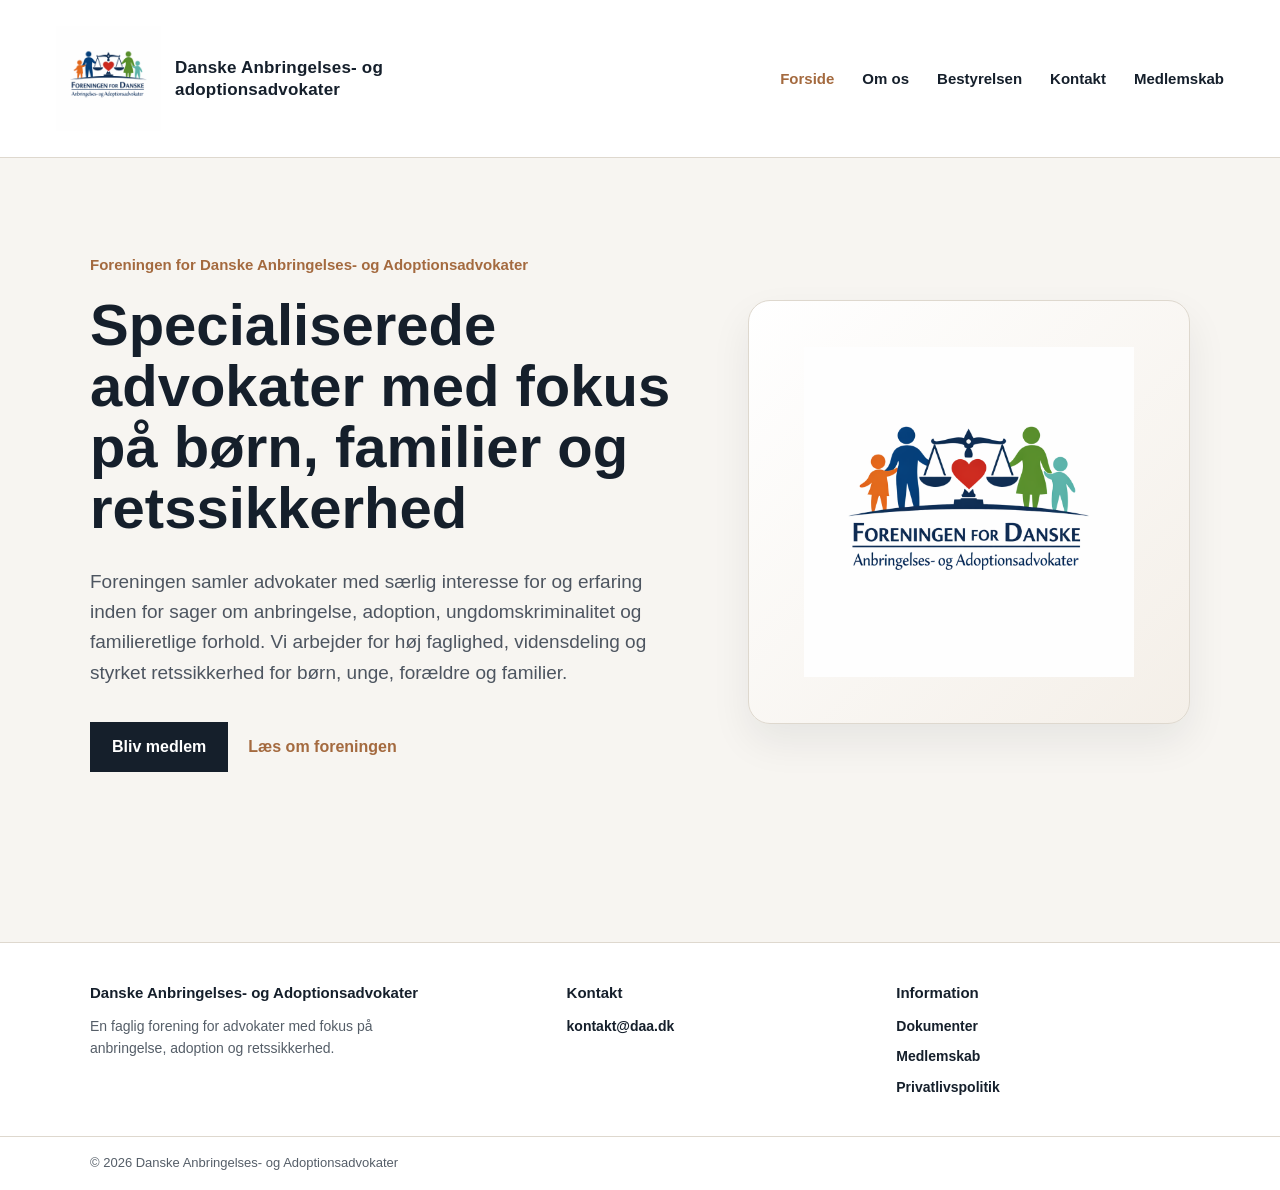
<file: index.html>
<!DOCTYPE html>
<html lang="da">
<head>
  <meta charset="UTF-8">
  <title>Danske Anbringelses- og adoptionsadvokater</title>
  <meta name="viewport" content="width=device-width, initial-scale=1.0">
  <link rel="stylesheet" href="CSS/style.css">
</head>

<body>

<header class="header">
  <div class="logo-section">
    <img class="logo" src="Images/logo.png" alt="DAA logo">
    <span class="site-title">Danske Anbringelses- og adoptionsadvokater</span>
  </div>

 <nav class="navigation">
    <a href="index.html" class="active">Forside</a>
    <a href="info.html">Om os</a>
    <a href="bestyrelsen.html">Bestyrelsen</a>
    <a href="kontakt.html" >Kontakt</a>
    <a href="medlemskab.html" >Medlemskab</a>
  </nav>
</header>

<main>

<section class="hero hero-split">
  <div class="hero-content">
    <p class="eyebrow">Foreningen for Danske Anbringelses- og Adoptionsadvokater</p>

    <h1>Specialiserede advokater med fokus på børn, familier og retssikkerhed</h1>

    <p class="hero-text">
      Foreningen samler advokater med særlig interesse for og erfaring inden for sager om
      anbringelse, adoption, ungdomskriminalitet og familieretlige forhold. Vi arbejder for
      høj faglighed, vidensdeling og styrket retssikkerhed for børn, unge, forældre og familier.
    </p>

    <div class="hero-actions">
      <a class="primary-button" href="medlemskab.html">Bliv medlem</a>
      <a class="secondary-link" href="info.html">Læs om foreningen</a>
    </div>
  </div>

  <div class="hero-logo-card">
    <img src="Images/logo.png" alt="Danske Anbringelses- og Adoptionsadvokater logo">
  </div>
</section>

</main>

<footer class="site-footer">
  <div class="footer-inner footer-grid">

    <div class="footer-column">
      <h3>Danske Anbringelses- og Adoptionsadvokater</h3>
      <p>
        En faglig forening for advokater med fokus på anbringelse,
        adoption og retssikkerhed.
      </p>
    </div>

    <div class="footer-column">
      <h3>Kontakt</h3>
      <p>
        <a href="mailto:kontakt@daa.dk">kontakt@daa.dk</a>
      </p>
    </div>

    <div class="footer-column">
      <h3>Information</h3>
      <nav class="footer-nav" aria-label="Information">
        <a href="dokumenter.html">Dokumenter</a>
        <a href="medlemskab.html">Medlemskab</a>
        <a href="privatlivspolitik.html">Privatlivspolitik</a>
      </nav>
    </div>

  </div>

  <div class="footer-bottom">
    <p>&copy; 2026 Danske Anbringelses- og Adoptionsadvokater</p>
  </div>
</footer>
</body>
</html>
</file>
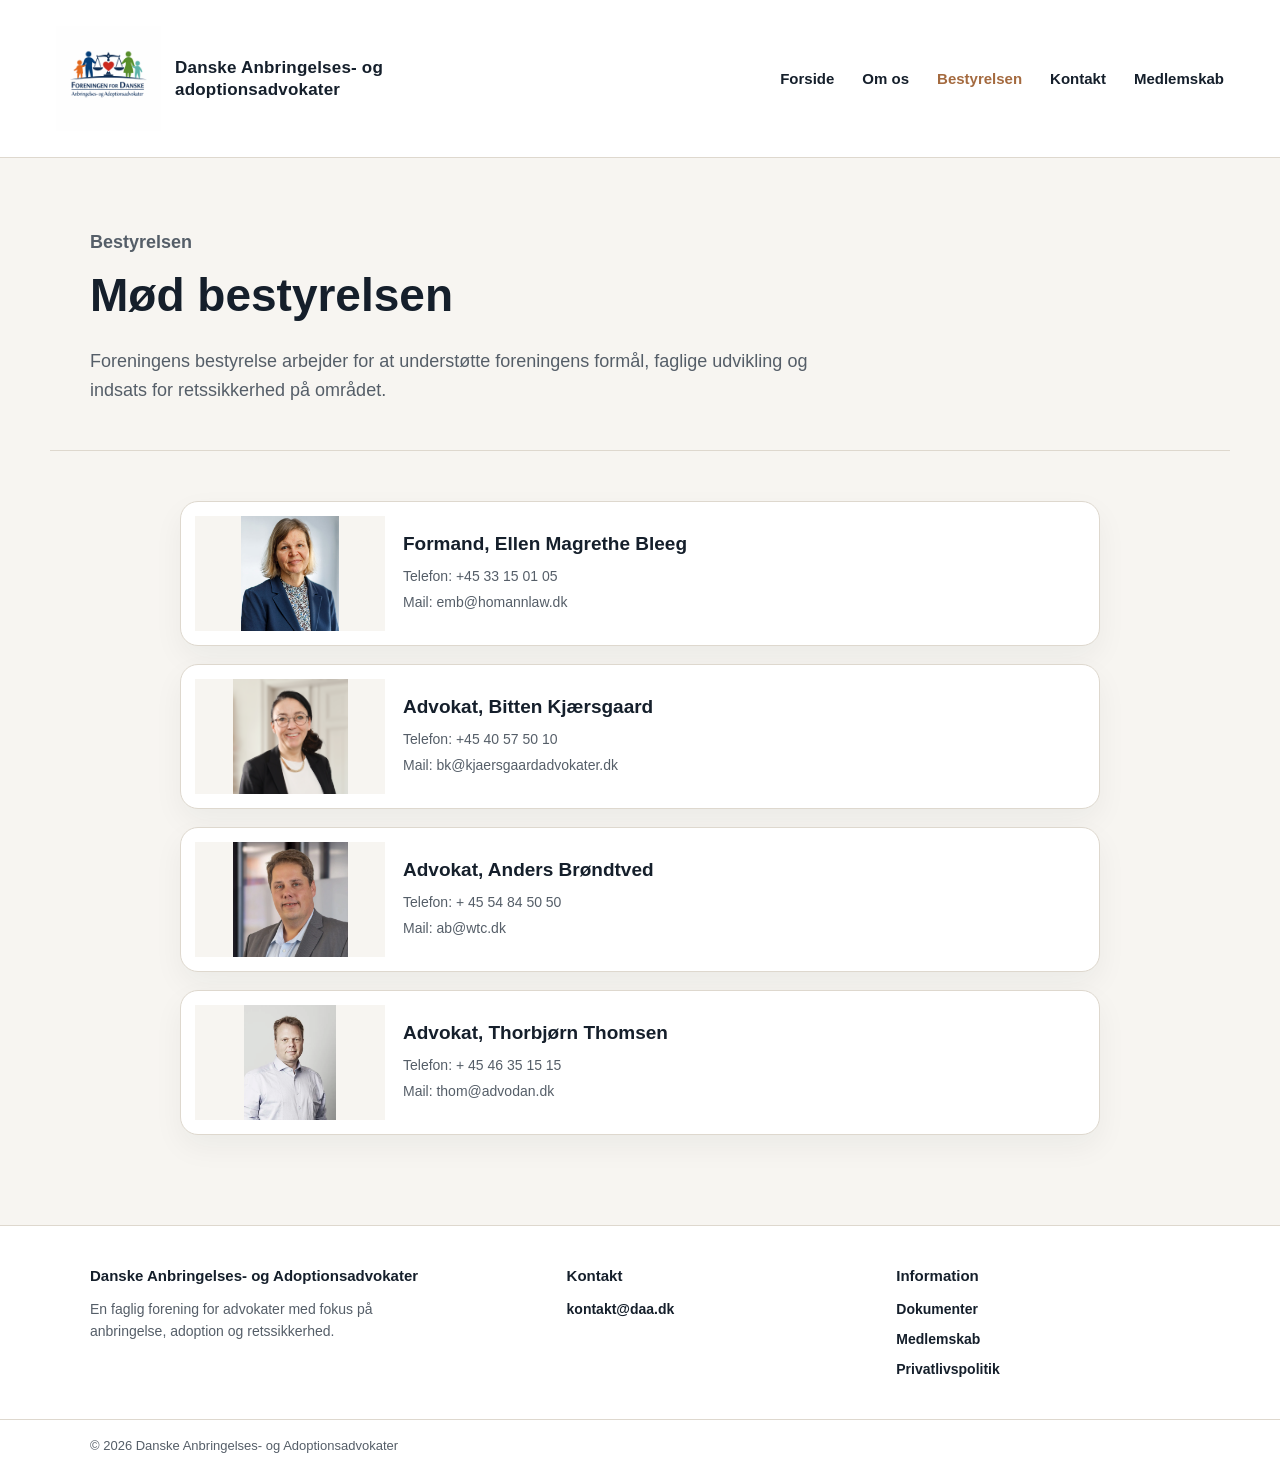
<file: bestyrelsen.html>
<!DOCTYPE html>
<html lang="da">
<head>
  <meta charset="UTF-8">
  <meta name="viewport" content="width=device-width, initial-scale=1.0">
  <title>Bestyrelsen | DAA</title>
  <link rel="stylesheet" href="CSS/style.css">
</head>

<body>

<header class="header">
  <div class="logo-section">
    <img class="logo" src="Images/logo.png" alt="DAA logo">
    <span class="site-title">Danske Anbringelses- og adoptionsadvokater</span>
  </div>
  
  <nav class="navigation">
    <a href="index.html">Forside</a>
    <a href="info.html">Om os</a>
    <a href="bestyrelsen.html" class="active">Bestyrelsen</a>
    <a href="kontakt.html">Kontakt</a>
    <a href="medlemskab.html">Medlemskab</a>
  </nav>
</header>

<main>
  <section class="page-hero">
    <p class="eyebrow">Bestyrelsen</p>
    <h1>Mød bestyrelsen</h1>
    <p class="hero-text">
      Foreningens bestyrelse arbejder for at understøtte foreningens formål,
      faglige udvikling og indsats for retssikkerhed på området.
    </p>
  </section>

   <section class="bestyrelse">
    <article class="medlem">
      <img src="Images/Ellen.jpg" alt="Ellen Magrethe Bleeg">
      <div>
   <h3>Formand, Ellen Magrethe Bleeg</h3>
   <p> Telefon: +45 33 15 01 05 </p>
   <p> Mail: emb@homannlaw.dk </p>
      </div>
    </article>

 <article class="medlem">
      <img src="Images/Bitten.jpg" alt="Bitten Kjærsgaard">
      <div>
   <h3>Advokat, Bitten Kjærsgaard</h3>
   <p> Telefon: +45 40 57 50 10 </p>
   <p> Mail: bk@kjaersgaardadvokater.dk </p>
      </div>
    </article>
    
    <article class="medlem">
      <img src="Images/Anders.jpg" alt="Anders Brøndtved">
      <div>
       <h3>Advokat, Anders Brøndtved</h3>
       <p> Telefon: + 45 54 84 50 50 </p>
       <p> Mail: ab@wtc.dk </p>
      </div>
    </article>


    <article class="medlem">
      <img src="Images/Thorb.jpg" alt="Thorbjørn Thomsen">
      <div>
     <h3>Advokat, Thorbjørn Thomsen</h3>
     <p> Telefon: + 45 46 35 15 15 </p>
     <p> Mail: thom@advodan.dk </p>
      </div>
    </article>
  </section>
</main>

<footer class="site-footer">
  <div class="footer-inner footer-grid">

    <div class="footer-column">
      <h3>Danske Anbringelses- og Adoptionsadvokater</h3>
      <p>
        En faglig forening for advokater med fokus på anbringelse,
        adoption og retssikkerhed.
      </p>
    </div>

    <div class="footer-column">
      <h3>Kontakt</h3>
      <p>
        <a href="mailto:kontakt@daa.dk">kontakt@daa.dk</a>
      </p>
    </div>

    <div class="footer-column">
      <h3>Information</h3>
      <nav class="footer-nav" aria-label="Information">
        <a href="dokumenter.html">Dokumenter</a>
        <a href="medlemskab.html">Medlemskab</a>
        <a href="privatlivspolitik.html">Privatlivspolitik</a>
      </nav>
    </div>

  </div>

  <div class="footer-bottom">
    <p>&copy; 2026 Danske Anbringelses- og Adoptionsadvokater</p>
  </div>
</footer>

</body>
</html>
</file>
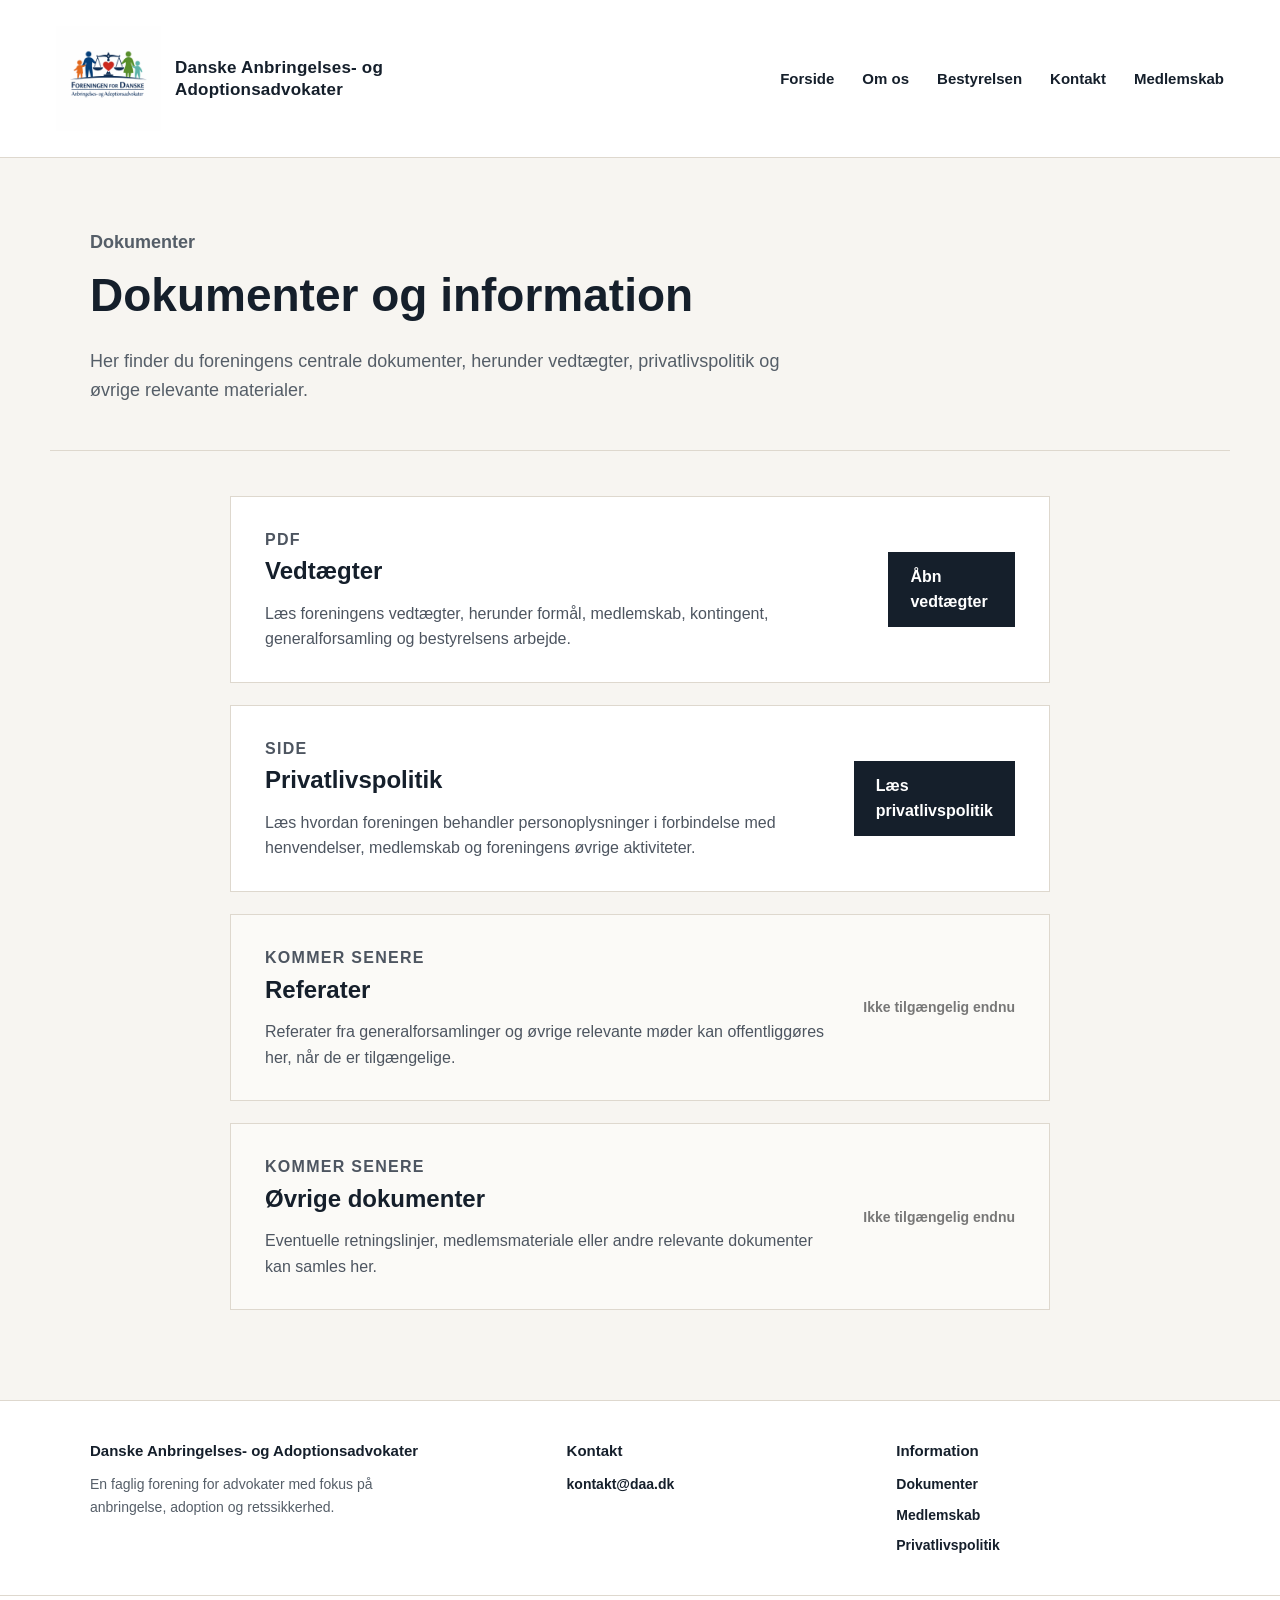
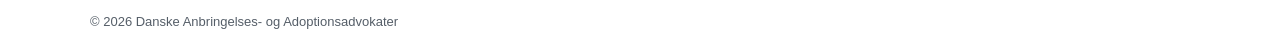
<file: dokumenter.html>
<!DOCTYPE html>
<html lang="da">
<head>
  <meta charset="UTF-8">
  <meta name="viewport" content="width=device-width, initial-scale=1.0">
  <title>Dokumenter | DAA</title>
  <link rel="stylesheet" href="CSS/style.css">
</head>

<body>

<header class="header">
  <div class="logo-section">
    <img class="logo" src="Images/logo.png" alt="DAA logo">
    <span class="site-title">Danske Anbringelses- og Adoptionsadvokater</span>
  </div>

  <nav class="navigation">
    <a href="index.html">Forside</a>
    <a href="info.html">Om os</a>
    <a href="bestyrelsen.html">Bestyrelsen</a>
    <a href="kontakt.html">Kontakt</a>
    <a href="medlemskab.html">Medlemskab</a>
  </nav>
</header>

<main>
  <section class="page-hero">
    <p class="eyebrow">Dokumenter</p>
    <h1>Dokumenter og information</h1>
    <p class="hero-text">
      Her finder du foreningens centrale dokumenter, herunder vedtægter,
      privatlivspolitik og øvrige relevante materialer.
    </p>
  </section>

  <section class="content-section documents-section">

    <article class="document-card">
      <div>
        <p class="document-label">PDF</p>
        <h2>Vedtægter</h2>
        <p>
          Læs foreningens vedtægter, herunder formål, medlemskab,
          kontingent, generalforsamling og bestyrelsens arbejde.
        </p>
      </div>

      <a class="primary-button" href="pdf/vedtægter.pdf" target="_blank">
        Åbn vedtægter
      </a>
    </article>

    <article class="document-card">
      <div>
        <p class="document-label">Side</p>
        <h2>Privatlivspolitik</h2>
        <p>
          Læs hvordan foreningen behandler personoplysninger i forbindelse
          med henvendelser, medlemskab og foreningens øvrige aktiviteter.
        </p>
      </div>

    <a class="primary-button" href="privatlivspolitik.html">
  Læs privatlivspolitik
</a>
    </article>

    <article class="document-card muted-document">
      <div>
        <p class="document-label">Kommer senere</p>
        <h2>Referater</h2>
        <p>
          Referater fra generalforsamlinger og øvrige relevante møder kan
          offentliggøres her, når de er tilgængelige.
        </p>
      </div>

      <span class="document-status">Ikke tilgængelig endnu</span>
    </article>

    <article class="document-card muted-document">
      <div>
        <p class="document-label">Kommer senere</p>
        <h2>Øvrige dokumenter</h2>
        <p>
          Eventuelle retningslinjer, medlemsmateriale eller andre relevante
          dokumenter kan samles her.
        </p>
      </div>

      <span class="document-status">Ikke tilgængelig endnu</span>
    </article>

  </section>
</main>

<footer class="site-footer">
  <div class="footer-inner footer-grid">

    <div class="footer-column">
      <h3>Danske Anbringelses- og Adoptionsadvokater</h3>
      <p>
        En faglig forening for advokater med fokus på anbringelse,
        adoption og retssikkerhed.
      </p>
    </div>

    <div class="footer-column">
      <h3>Kontakt</h3>
      <p>
        <a href="mailto:kontakt@daa.dk">kontakt@daa.dk</a>
      </p>
    </div>

    <div class="footer-column">
      <h3>Information</h3>
      <nav class="footer-nav" aria-label="Information">
        <a href="dokumenter.html">Dokumenter</a>
        <a href="medlemskab.html">Medlemskab</a>
        <a href="privatlivspolitik.html">Privatlivspolitik</a>
      </nav>
    </div>

  </div>

  <div class="footer-bottom">
    <p>&copy; 2026 Danske Anbringelses- og Adoptionsadvokater</p>
  </div>
</footer>

</body>
</html>
</file>
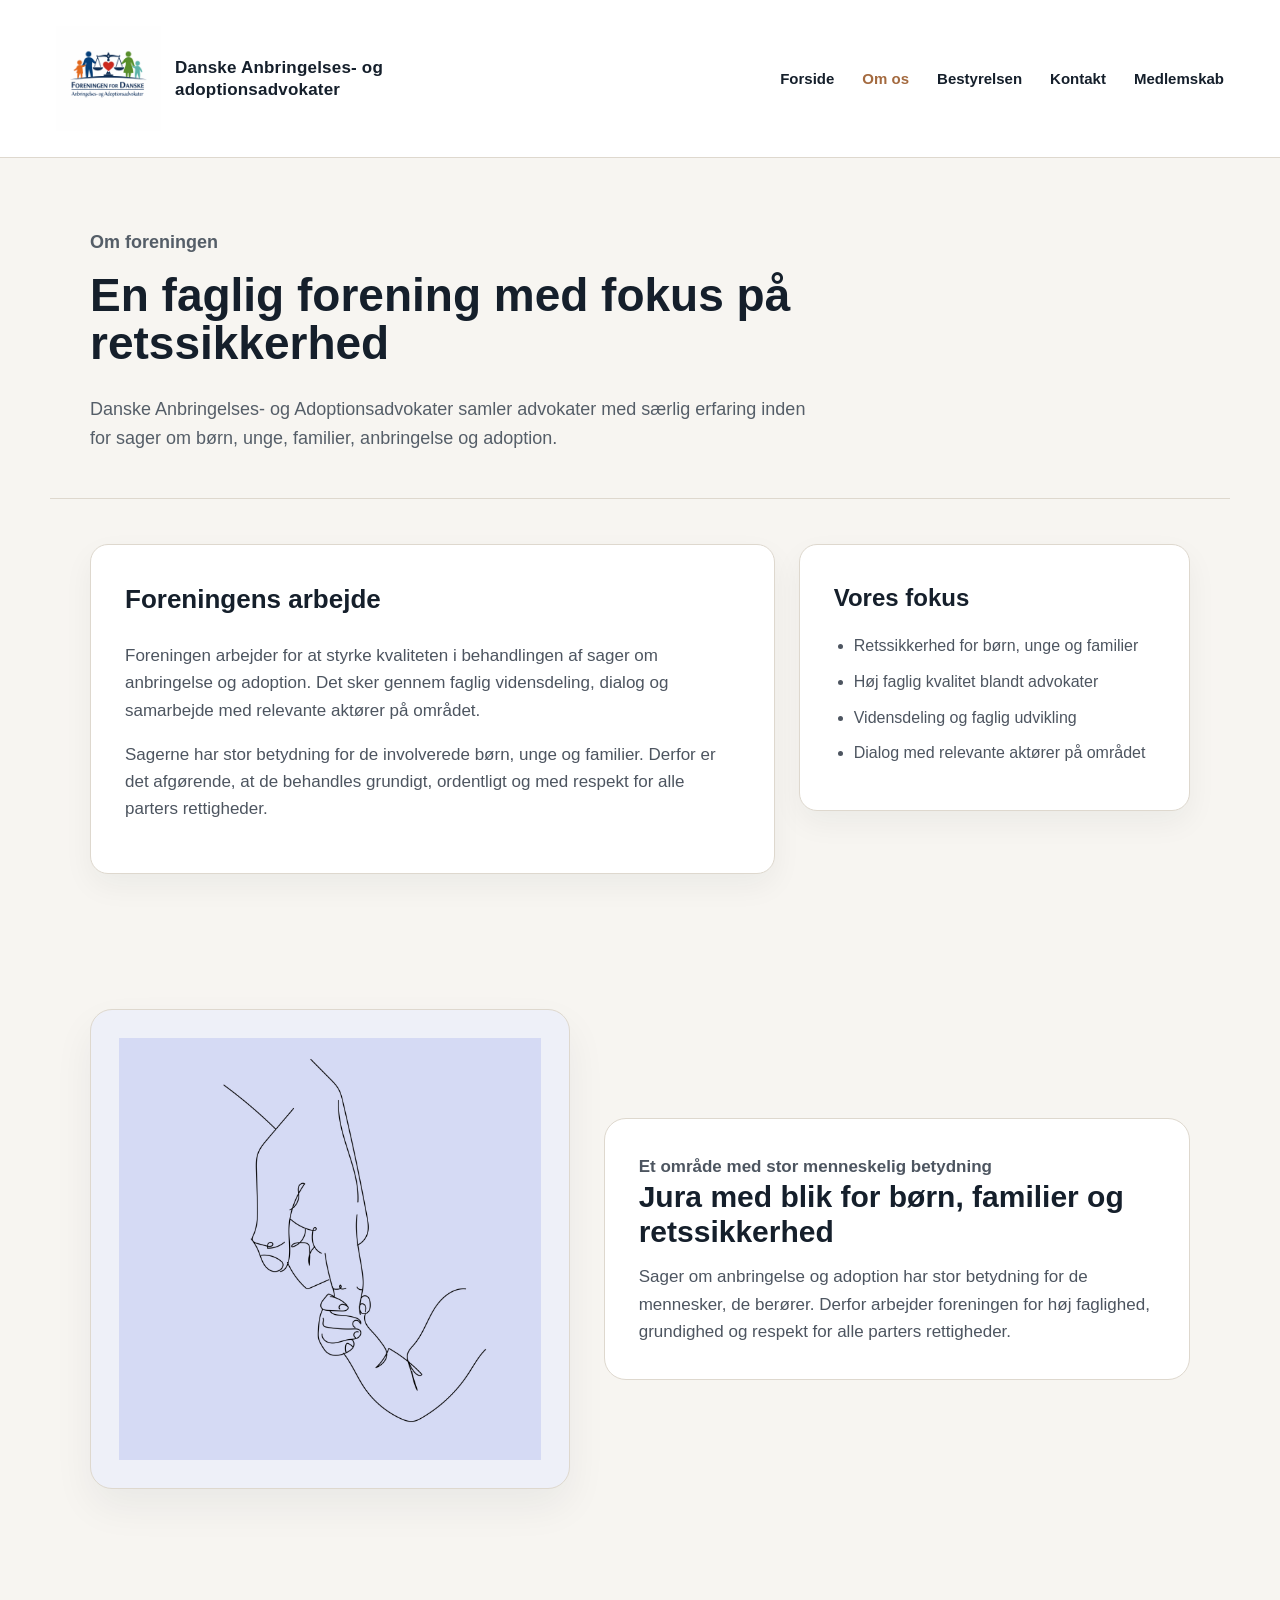
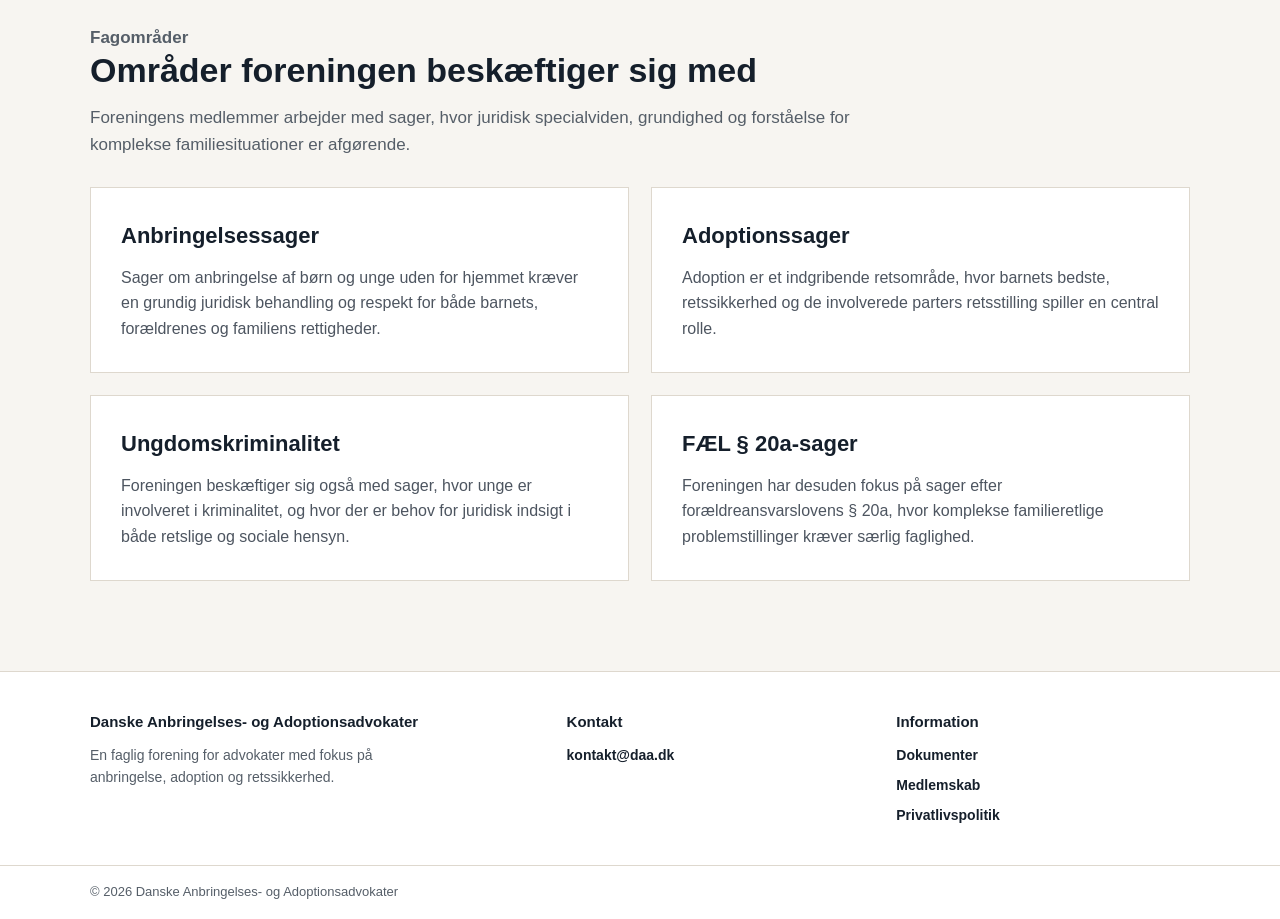
<file: info.html>
<!DOCTYPE html>
<html lang="da">
<head>
  <meta charset="UTF-8">
  <meta name="viewport" content="width=device-width, initial-scale=1.0">
  <title>Om os | DAA</title>
  <link rel="stylesheet" href="CSS/style.css">
</head>

<body>

<header class="header">
  <div class="logo-section">
    <img class="logo" src="Images/logo.png" alt="DAA logo">
    <span class="site-title">Danske Anbringelses- og adoptionsadvokater</span>
  </div>

  <nav class="navigation">
    <a href="index.html">Forside</a>
    <a href="info.html" class="active">Om os</a>
    <a href="bestyrelsen.html" >Bestyrelsen</a>
    <a href="kontakt.html" >Kontakt</a>
    <a href="medlemskab.html">Medlemskab</a>
  </nav>
</header>

<main>
  <section class="page-hero">
    <p class="eyebrow">Om foreningen</p>
    <h1>En faglig forening med fokus på retssikkerhed</h1>
    <p class="hero-text">
      Danske Anbringelses- og Adoptionsadvokater samler advokater med særlig erfaring
      inden for sager om børn, unge, familier, anbringelse og adoption.
    </p>
  </section>

  <section class="content-section two-column-section">
    <article class="text-block">
      <h2>Foreningens arbejde</h2>
      <p>
        Foreningen arbejder for at styrke kvaliteten i behandlingen af sager om anbringelse
        og adoption. Det sker gennem faglig vidensdeling, dialog og samarbejde med relevante
        aktører på området.
      </p>

      <p>
        Sagerne har stor betydning for de involverede børn, unge og familier. Derfor er det
        afgørende, at de behandles grundigt, ordentligt og med respekt for alle parters
        rettigheder.
      </p>
    </article>

    <aside class="focus-box">
      <h2>Vores fokus</h2>
      <ul>
        <li>Retssikkerhed for børn, unge og familier</li>
        <li>Høj faglig kvalitet blandt advokater</li>
        <li>Vidensdeling og faglig udvikling</li>
        <li>Dialog med relevante aktører på området</li>
      </ul>
    </aside>
  </section>

<section class="content-section about-image-section">
  <div class="about-image-card">
    <img src="Images/finger.jpg" alt="Illustration af en voksen og et barns hånd">
  </div>

  <div class="about-image-text">
    <p class="eyebrow">Et område med stor menneskelig betydning</p>
    <h2>Jura med blik for børn, familier og retssikkerhed</h2>
    <p>
      Sager om anbringelse og adoption har stor betydning for de mennesker, de berører.
      Derfor arbejder foreningen for høj faglighed, grundighed og respekt for alle parters
      rettigheder.
    </p>
  </div>
</section>

  <section class="content-section">
    <div class="section-heading">
      <p class="eyebrow">Fagområder</p>
      <h2>Områder foreningen beskæftiger sig med</h2>
      <p>
        Foreningens medlemmer arbejder med sager, hvor juridisk specialviden,
        grundighed og forståelse for komplekse familiesituationer er afgørende.
      </p>
    </div>

    <div class="practice-grid">
      <article class="practice-card">
        <h3>Anbringelsessager</h3>
        <p>
          Sager om anbringelse af børn og unge uden for hjemmet kræver en grundig
          juridisk behandling og respekt for både barnets, forældrenes og familiens
          rettigheder.
        </p>
      </article>

      <article class="practice-card">
        <h3>Adoptionssager</h3>
        <p>
          Adoption er et indgribende retsområde, hvor barnets bedste, retssikkerhed
          og de involverede parters retsstilling spiller en central rolle.
        </p>
      </article>

      <article class="practice-card">
        <h3>Ungdomskriminalitet</h3>
        <p>
          Foreningen beskæftiger sig også med sager, hvor unge er involveret i
          kriminalitet, og hvor der er behov for juridisk indsigt i både retslige
          og sociale hensyn.
        </p>
      </article>

      <article class="practice-card">
        <h3>FÆL § 20a-sager</h3>
        <p>
          Foreningen har desuden fokus på sager efter forældreansvarslovens § 20a,
          hvor komplekse familieretlige problemstillinger kræver særlig faglighed.
        </p>
      </article>
    </div>
  </section>
</main>


<footer class="site-footer">
  <div class="footer-inner footer-grid">

    <div class="footer-column">
      <h3>Danske Anbringelses- og Adoptionsadvokater</h3>
      <p>
        En faglig forening for advokater med fokus på anbringelse,
        adoption og retssikkerhed.
      </p>
    </div>

    <div class="footer-column">
      <h3>Kontakt</h3>
      <p>
        <a href="mailto:kontakt@daa.dk">kontakt@daa.dk</a>
      </p>
    </div>

    <div class="footer-column">
      <h3>Information</h3>
      <nav class="footer-nav" aria-label="Information">
        <a href="dokumenter.html">Dokumenter</a>
        <a href="medlemskab.html">Medlemskab</a>
        <a href="privatlivspolitik.html">Privatlivspolitik</a>
      </nav>
    </div>

  </div>

  <div class="footer-bottom">
    <p>&copy; 2026 Danske Anbringelses- og Adoptionsadvokater</p>
  </div>
</footer>
</body>
</html>
</file>
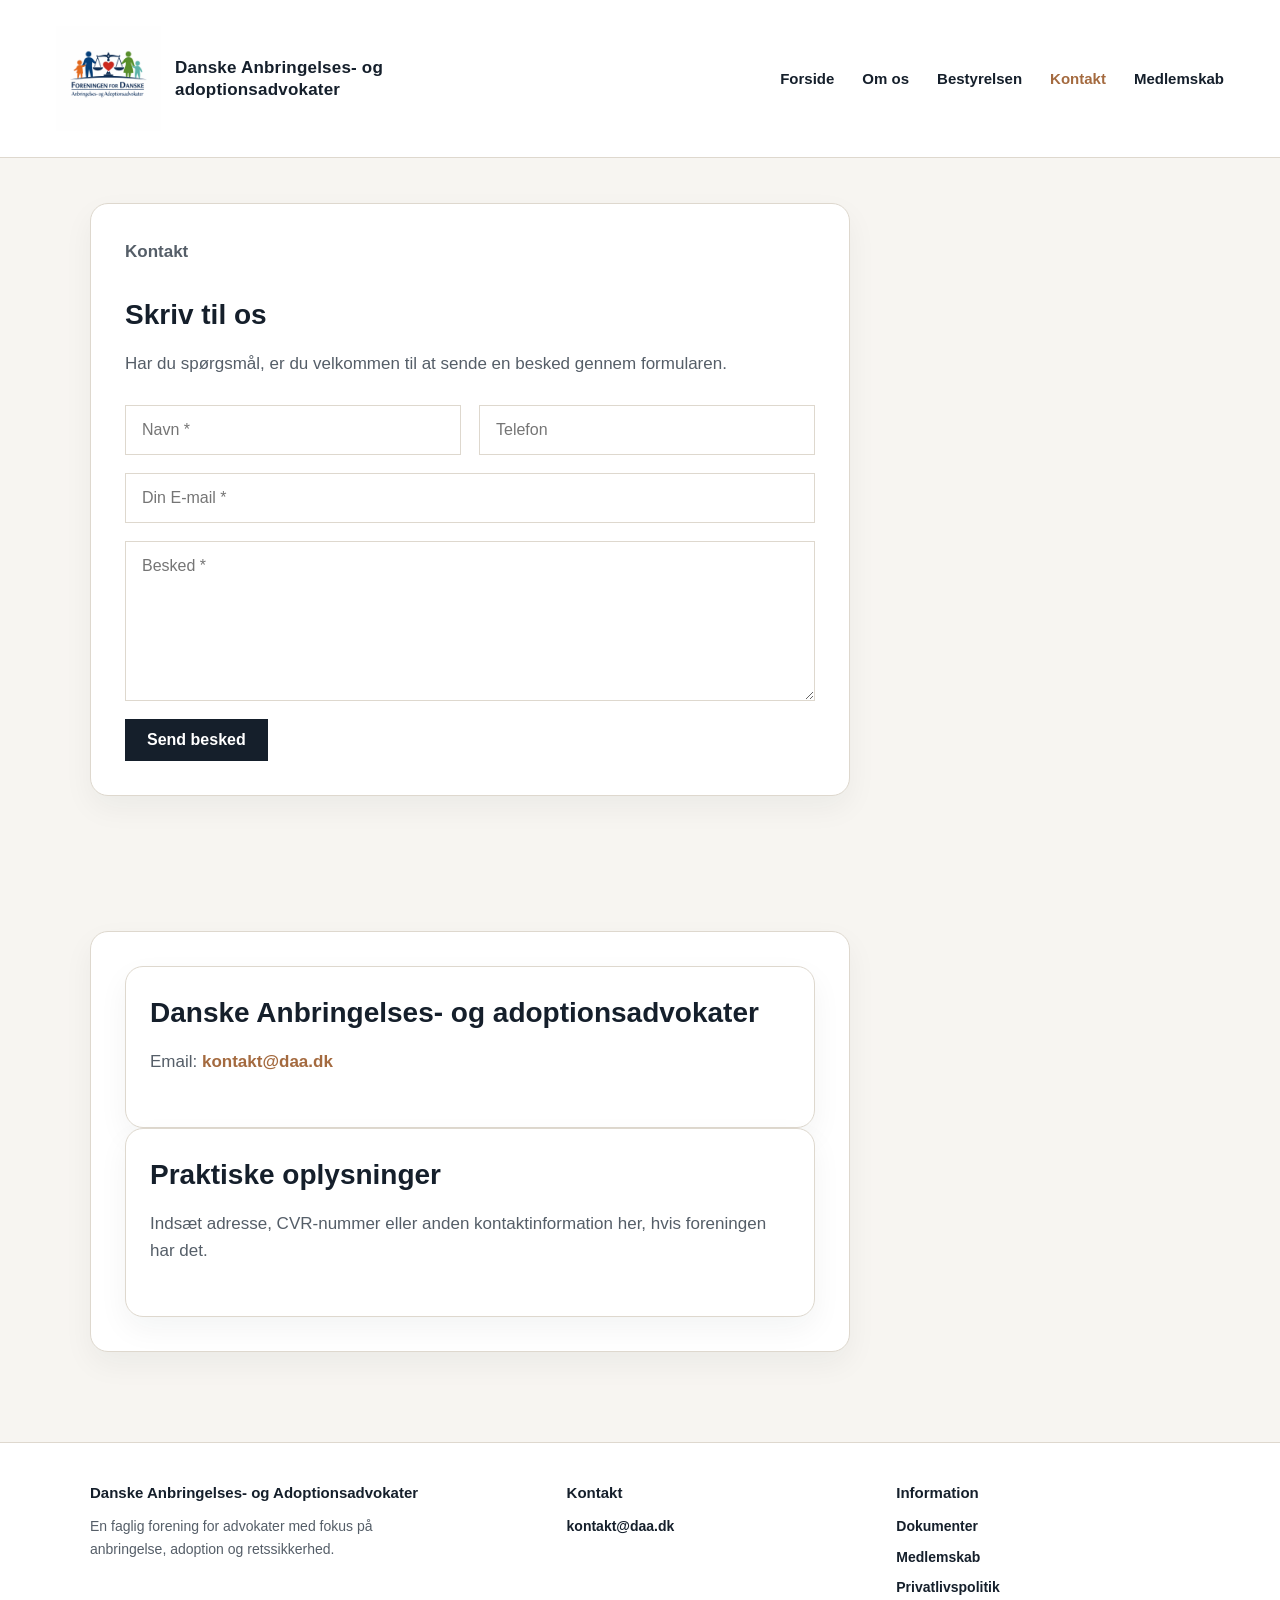
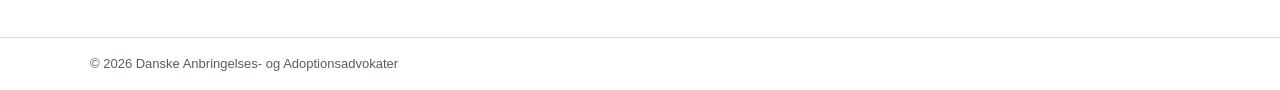
<file: kontakt.html>
<!DOCTYPE html>
<html lang="da">
<head>
  <meta charset="UTF-8">
  <meta name="viewport" content="width=device-width, initial-scale=1.0">
  <title>Kontakt | DAA</title>
  <link rel="stylesheet" href="CSS/style.css">
</head>

<body>

<header class="header">
  <div class="logo-section">
    <img class="logo" src="Images/logo.png" alt="DAA logo">
    <span class="site-title">Danske Anbringelses- og adoptionsadvokater</span>
  </div>

 <nav class="navigation">
    <a href="index.html">Forside</a>
    <a href="info.html" >Om os</a>
    <a href="bestyrelsen.html" >Bestyrelsen</a>
    <a href="kontakt.html" class="active">Kontakt</a>
    <a href="medlemskab.html">Medlemskab</a>
  </nav>
</header>

<main>
  
  <section class="contact-section">
  <div class="contact-box">
    <p class="eyebrow">Kontakt</p>
    <h2>Skriv til os</h2>
    <p>
      Har du spørgsmål, er du velkommen til at sende en besked gennem formularen.
    </p>

    <form class="contact-form">
      <div class="form-row">
        <input type="text" name="name" placeholder="Navn *" required>
        <input type="tel" name="phone" placeholder="Telefon">
      </div>

      <input type="email" name="email" placeholder="Din E-mail *" required>

      <textarea name="message" placeholder="Besked *" required></textarea>

      <button type="submit">Send besked</button>
    </form>
  </div>
</section>

  <section class="content-section">
    <div class="contact-box">
      <div class="contact-card">
        <h2>Danske Anbringelses- og adoptionsadvokater</h2>
        <p>Email: <a href="mailto:kontakt@daa.dk">kontakt@daa.dk</a></p>
      </div>

      <div class="contact-card">
        <h2>Praktiske oplysninger</h2>
        <p>
          Indsæt adresse, CVR-nummer eller anden kontaktinformation her, hvis foreningen har det.
        </p>
      </div>
    </div>
  </section>
</main>

<footer class="site-footer">
  <div class="footer-inner footer-grid">

    <div class="footer-column">
      <h3>Danske Anbringelses- og Adoptionsadvokater</h3>
      <p>
        En faglig forening for advokater med fokus på anbringelse,
        adoption og retssikkerhed.
      </p>
    </div>

    <div class="footer-column">
      <h3>Kontakt</h3>
      <p>
        <a href="mailto:kontakt@daa.dk">kontakt@daa.dk</a>
      </p>
    </div>

    <div class="footer-column">
      <h3>Information</h3>
      <nav class="footer-nav" aria-label="Information">
        <a href="dokumenter.html">Dokumenter</a>
        <a href="medlemskab.html">Medlemskab</a>
        <a href="privatlivspolitik.html">Privatlivspolitik</a>
      </nav>
    </div>

  </div>

  <div class="footer-bottom">
    <p>&copy; 2026 Danske Anbringelses- og Adoptionsadvokater</p>
  </div>
</footer>
</body>
</html>
</file>
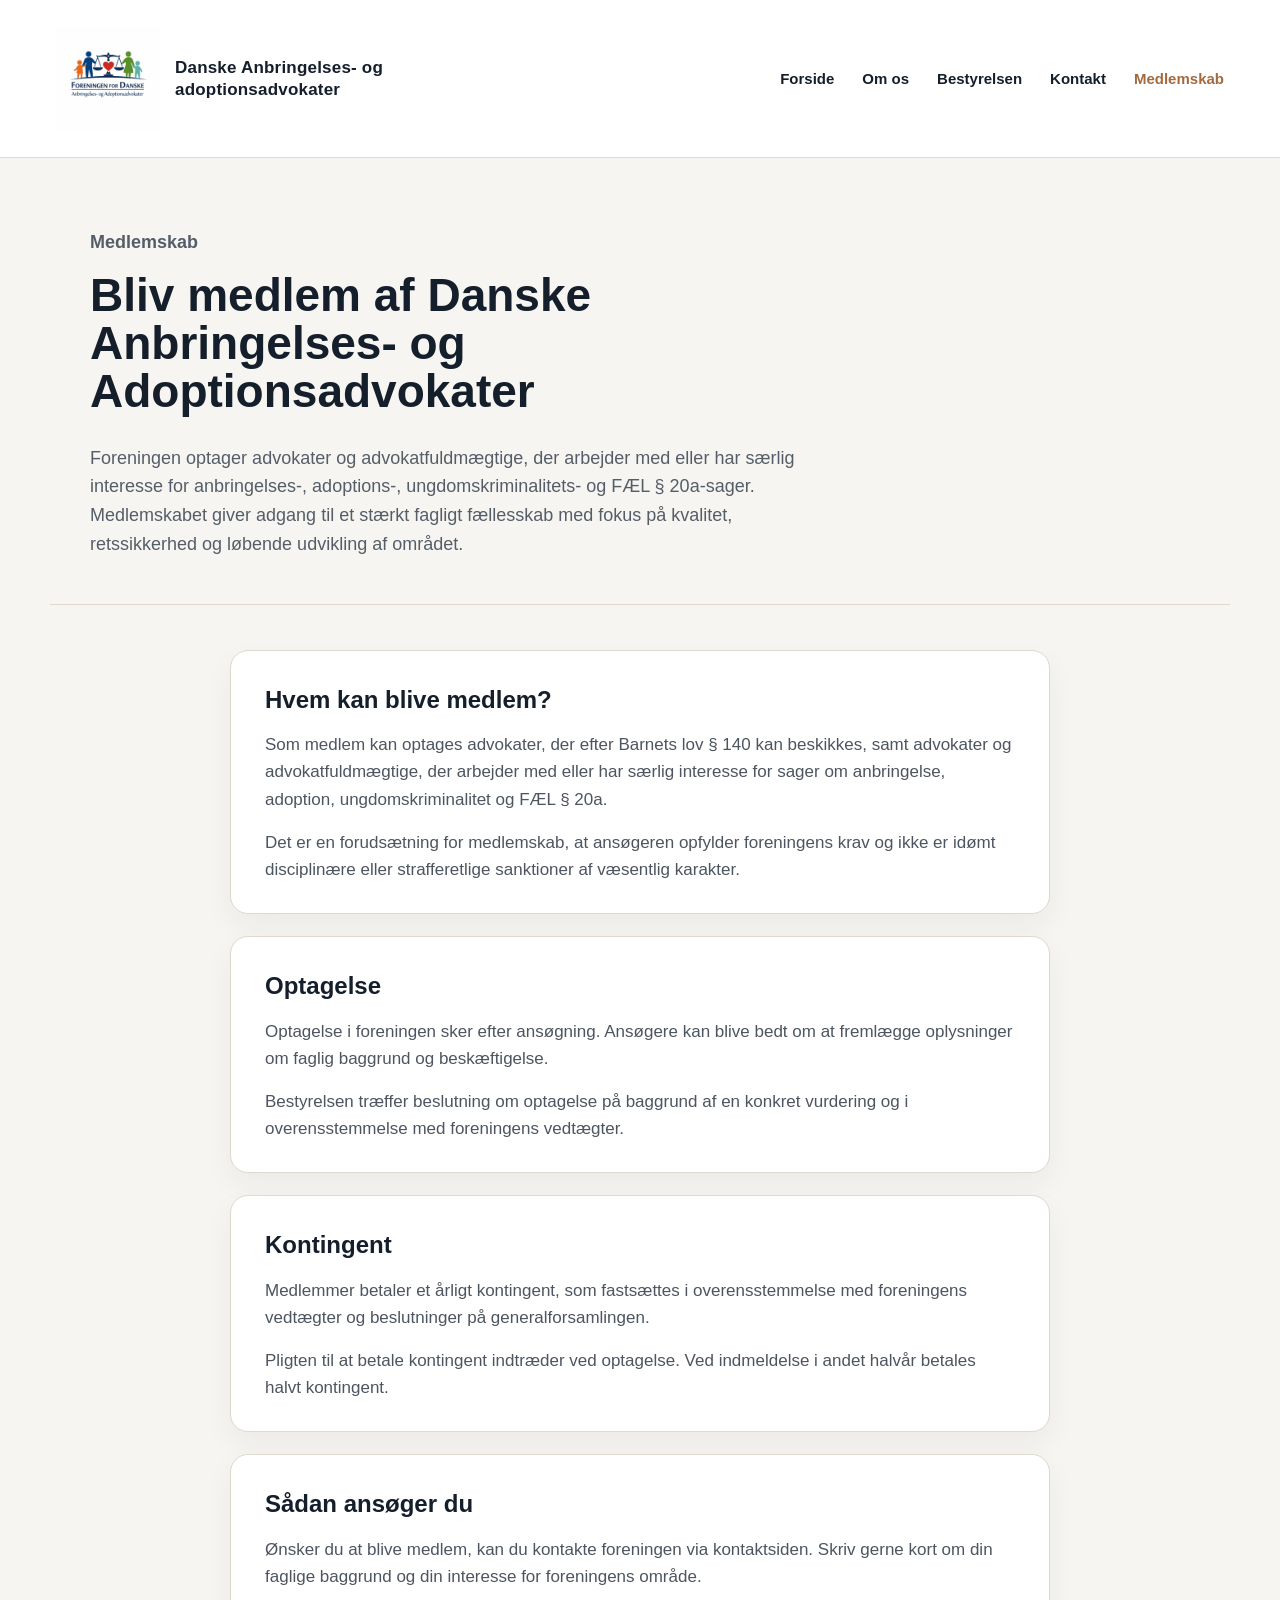
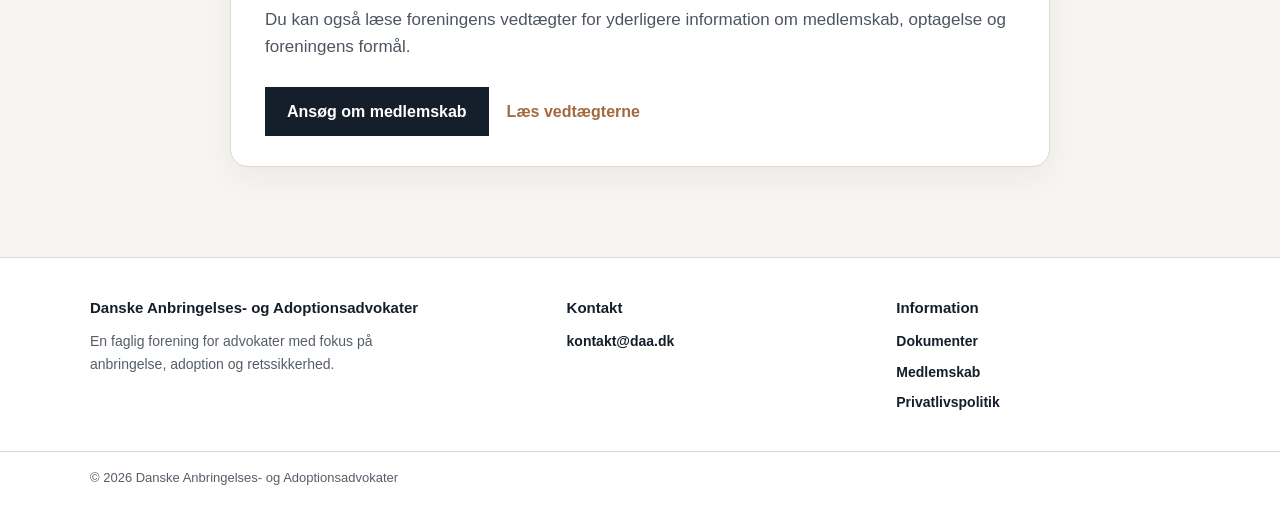
<file: medlemskab.html>
<!DOCTYPE html>
<html lang="da">
<head>
  <meta charset="UTF-8">
  <meta name="viewport" content="width=device-width, initial-scale=1.0">
  <title>Medlemskab | DAA</title>
  <link rel="stylesheet" href="CSS/style.css">
</head>

<body>

<header class="header">
  <div class="logo-section">
    <img class="logo" src="Images/logo.png" alt="DAA logo">
    <span class="site-title">Danske Anbringelses- og adoptionsadvokater</span>
  </div>

 <nav class="navigation">
    <a href="index.html" >Forside</a>
    <a href="info.html">Om os</a>
    <a href="bestyrelsen.html">Bestyrelsen</a>
    <a href="kontakt.html" >Kontakt</a>
    <a href="medlemskab.html" class="active">Medlemskab</a>
  </nav>
</header>

<main>
  <section class="page-hero">
    <p class="eyebrow">Medlemskab</p>
    <h1>Bliv medlem af Danske Anbringelses- og Adoptionsadvokater</h1>
    <p class="hero-text">
Foreningen optager advokater og advokatfuldmægtige, der arbejder med eller har særlig
interesse for anbringelses-, adoptions-, ungdomskriminalitets- og FÆL § 20a-sager.
Medlemskabet giver adgang til et stærkt fagligt fællesskab med fokus på kvalitet,
retssikkerhed og løbende udvikling af området.
</p>
  </section>

  <section class="content-section membership-section">
    <article class="membership-card">
      <h2>Hvem kan blive medlem?</h2>
    <p>
Som medlem kan optages advokater, der efter Barnets lov § 140 kan beskikkes,
samt advokater og advokatfuldmægtige, der arbejder med eller har særlig interesse
for sager om anbringelse, adoption, ungdomskriminalitet og FÆL § 20a.
</p>

<p>
Det er en forudsætning for medlemskab, at ansøgeren opfylder foreningens krav
og ikke er idømt disciplinære eller strafferetlige sanktioner af væsentlig karakter.
</p>
    </article>

    <article class="membership-card">
      <h2>Optagelse</h2>
      <p>
Optagelse i foreningen sker efter ansøgning. Ansøgere kan blive bedt om at
fremlægge oplysninger om faglig baggrund og beskæftigelse.
</p>

<p>
Bestyrelsen træffer beslutning om optagelse på baggrund af en konkret vurdering
og i overensstemmelse med foreningens vedtægter.
</p>
    </article>

    <article class="membership-card">
      <h2>Kontingent</h2>
      <p>
Medlemmer betaler et årligt kontingent, som fastsættes i overensstemmelse med
foreningens vedtægter og beslutninger på generalforsamlingen.
</p>

<p>
Pligten til at betale kontingent indtræder ved optagelse. Ved indmeldelse i
andet halvår betales halvt kontingent.
</p>
    </article>

    <article class="membership-card">
      <h2>Sådan ansøger du</h2>
      <p>
        Ønsker du at blive medlem, kan du kontakte foreningen via kontaktsiden. Skriv gerne
        kort om din faglige baggrund og din interesse for foreningens område.
      </p>
      <p>
        Du kan også læse foreningens vedtægter for yderligere information om medlemskab,
        optagelse og foreningens formål.
      </p>

      <div class="membership-actions">
        <a class="primary-button" href="kontakt.html">Ansøg om medlemskab</a>
        <a class="secondary-link" href="pdf/vedtægter.pdf">Læs vedtægterne</a>
      </div>
    </article>
  </section>
</main>



<footer class="site-footer">
  <div class="footer-inner footer-grid">

    <div class="footer-column">
      <h3>Danske Anbringelses- og Adoptionsadvokater</h3>
      <p>
        En faglig forening for advokater med fokus på anbringelse,
        adoption og retssikkerhed.
      </p>
    </div>

    <div class="footer-column">
      <h3>Kontakt</h3>
      <p>
        <a href="mailto:kontakt@daa.dk">kontakt@daa.dk</a>
      </p>
    </div>

    <div class="footer-column">
      <h3>Information</h3>
      <nav class="footer-nav" aria-label="Information">
        <a href="dokumenter.html">Dokumenter</a>
        <a href="medlemskab.html">Medlemskab</a>
        <a href="privatlivspolitik.html">Privatlivspolitik</a>
      </nav>
    </div>

  </div>

  <div class="footer-bottom">
    <p>&copy; 2026 Danske Anbringelses- og Adoptionsadvokater</p>
  </div>
</footer>
</body>
</html>
</file>
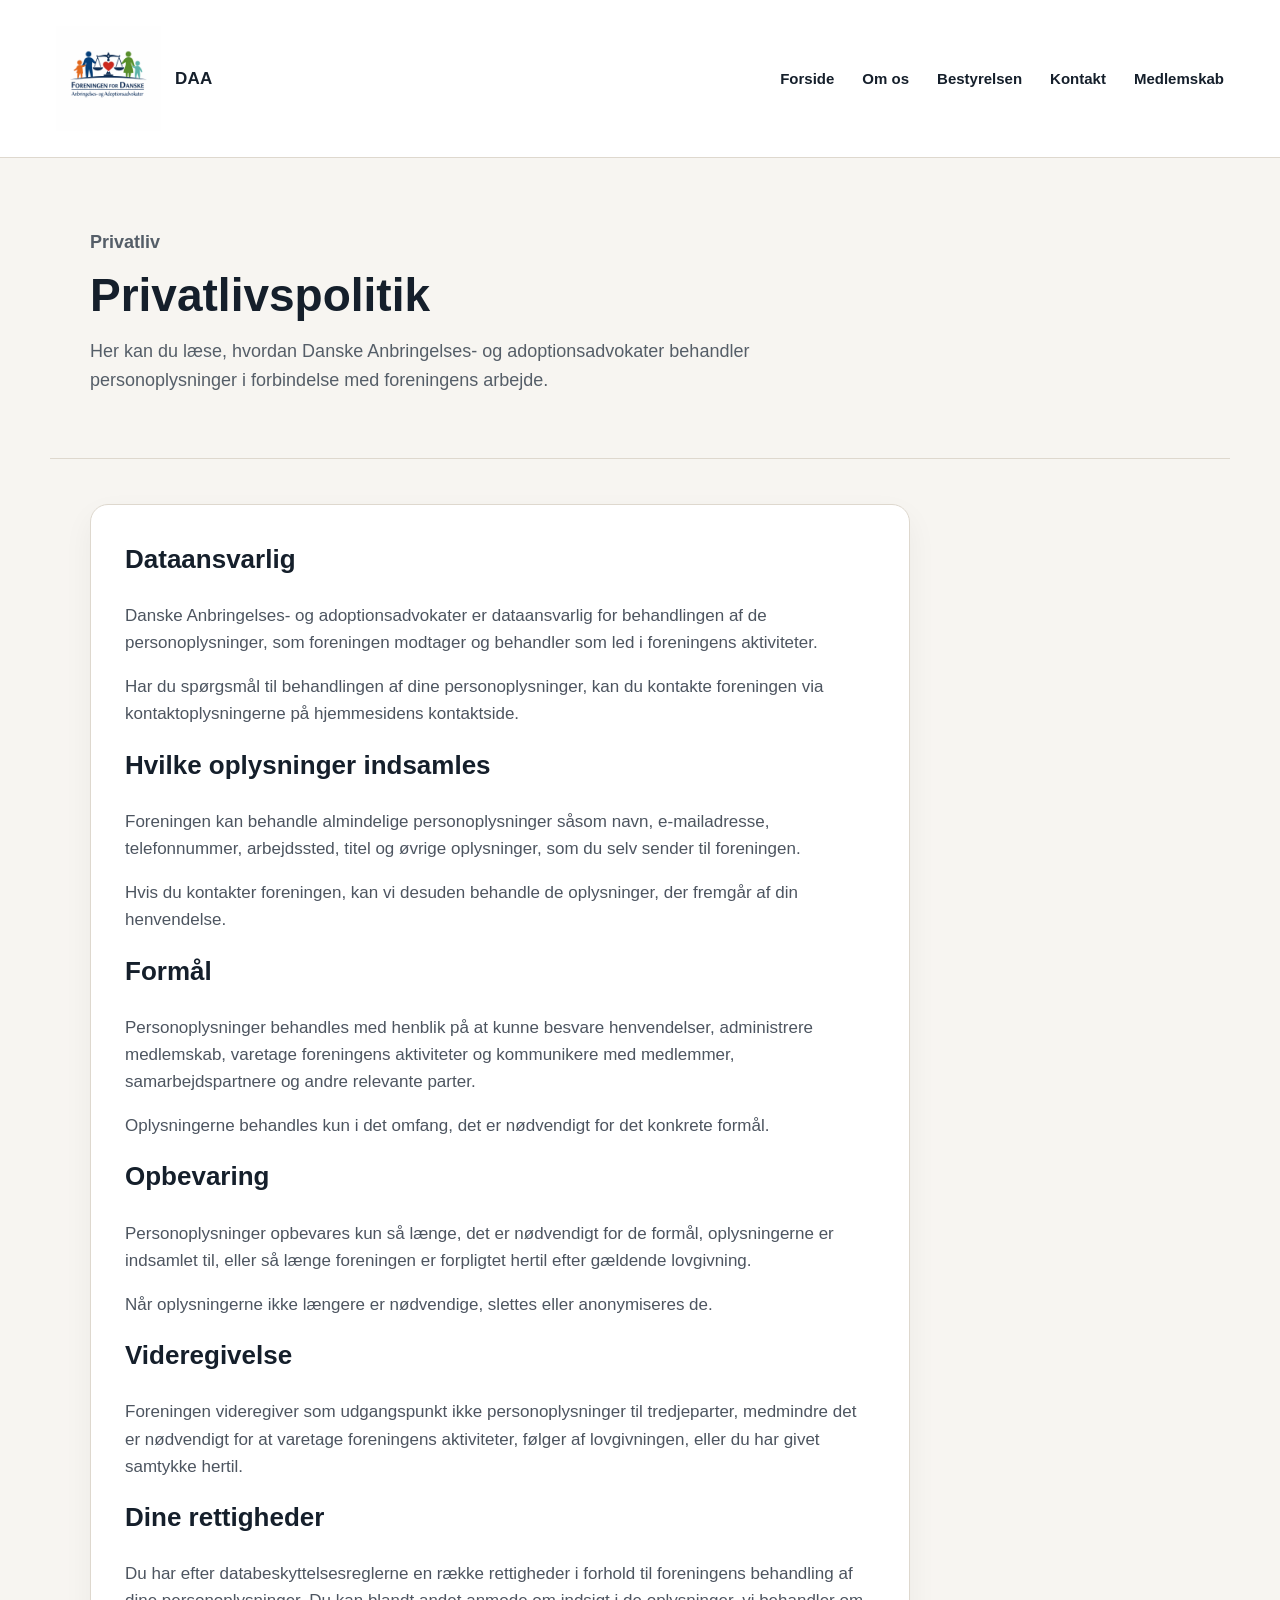
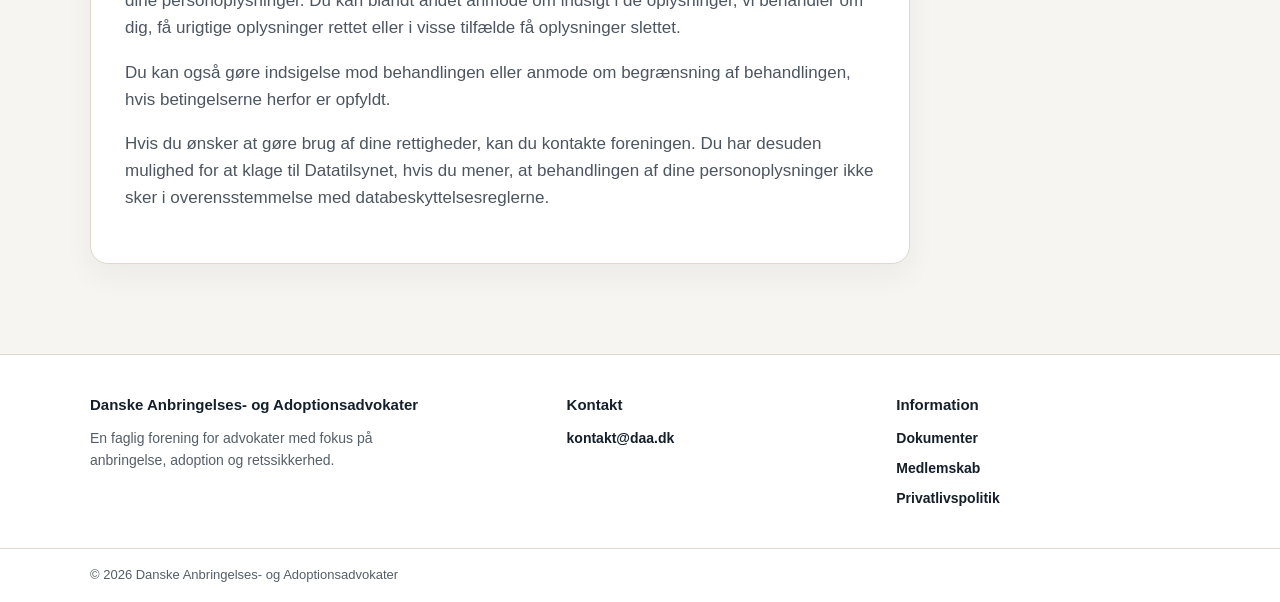
<file: privatlivspolitik.html>
<!DOCTYPE html>
<html lang="da">
<head>
  <meta charset="UTF-8">
  <meta name="viewport" content="width=device-width, initial-scale=1.0">
  <title>Privatlivspolitik | DAA</title>
  <link rel="stylesheet" href="CSS/style.css">
</head>

<body>

<header class="header">
  <div class="logo-section">
    <img class="logo" src="Images/logo.png" alt="DAA logo">
    <span class="site-title">DAA</span>
  </div>

  <nav class="navigation" aria-label="Primær navigation">

    <a href="index.html">Forside</a>
    <a href="info.html" >Om os</a>
    <a href="bestyrelsen.html" >Bestyrelsen</a>
    <a href="kontakt.html" >Kontakt</a>
    <a href="medlemskab.html" >Medlemskab</a>
  </nav>
</header>

<main>
  <section class="page-hero">
    <p class="eyebrow">Privatliv</p>
    <h1>Privatlivspolitik</h1>
    <p>
      Her kan du læse, hvordan Danske Anbringelses- og adoptionsadvokater behandler
      personoplysninger i forbindelse med foreningens arbejde.
    </p>
  </section>

  <section class="content-section">
    <article class="text-block">
      <section>
        <h2>Dataansvarlig</h2>
        <p>
          Danske Anbringelses- og adoptionsadvokater er dataansvarlig for behandlingen
          af de personoplysninger, som foreningen modtager og behandler som led i
          foreningens aktiviteter.
        </p>
        <p>
          Har du spørgsmål til behandlingen af dine personoplysninger, kan du kontakte
          foreningen via kontaktoplysningerne på hjemmesidens kontaktside.
        </p>
      </section>

      <section>
        <h2>Hvilke oplysninger indsamles</h2>
        <p>
          Foreningen kan behandle almindelige personoplysninger såsom navn,
          e-mailadresse, telefonnummer, arbejdssted, titel og øvrige oplysninger, som du
          selv sender til foreningen.
        </p>
        <p>
          Hvis du kontakter foreningen, kan vi desuden behandle de oplysninger, der
          fremgår af din henvendelse.
        </p>
      </section>

      <section>
        <h2>Formål</h2>
        <p>
          Personoplysninger behandles med henblik på at kunne besvare henvendelser,
          administrere medlemskab, varetage foreningens aktiviteter og kommunikere med
          medlemmer, samarbejdspartnere og andre relevante parter.
        </p>
        <p>
          Oplysningerne behandles kun i det omfang, det er nødvendigt for det konkrete
          formål.
        </p>
      </section>

      <section>
        <h2>Opbevaring</h2>
        <p>
          Personoplysninger opbevares kun så længe, det er nødvendigt for de formål,
          oplysningerne er indsamlet til, eller så længe foreningen er forpligtet hertil
          efter gældende lovgivning.
        </p>
        <p>
          Når oplysningerne ikke længere er nødvendige, slettes eller anonymiseres de.
        </p>
      </section>

      <section>
        <h2>Videregivelse</h2>
        <p>
          Foreningen videregiver som udgangspunkt ikke personoplysninger til tredjeparter,
          medmindre det er nødvendigt for at varetage foreningens aktiviteter, følger af
          lovgivningen, eller du har givet samtykke hertil.
        </p>
      </section>

      <section>
        <h2>Dine rettigheder</h2>
        <p>
          Du har efter databeskyttelsesreglerne en række rettigheder i forhold til
          foreningens behandling af dine personoplysninger. Du kan blandt andet anmode om
          indsigt i de oplysninger, vi behandler om dig, få urigtige oplysninger rettet
          eller i visse tilfælde få oplysninger slettet.
        </p>
        <p>
          Du kan også gøre indsigelse mod behandlingen eller anmode om begrænsning af
          behandlingen, hvis betingelserne herfor er opfyldt.
        </p>
        <p>
          Hvis du ønsker at gøre brug af dine rettigheder, kan du kontakte foreningen.
          Du har desuden mulighed for at klage til Datatilsynet, hvis du mener, at
          behandlingen af dine personoplysninger ikke sker i overensstemmelse med
          databeskyttelsesreglerne.
        </p>
      </section>
    </article>
  </section>
</main>

<footer class="site-footer">
  <div class="footer-inner footer-grid">

    <div class="footer-column">
      <h3>Danske Anbringelses- og Adoptionsadvokater</h3>
      <p>
        En faglig forening for advokater med fokus på anbringelse,
        adoption og retssikkerhed.
      </p>
    </div>

    <div class="footer-column">
      <h3>Kontakt</h3>
      <p>
        <a href="mailto:kontakt@daa.dk">kontakt@daa.dk</a>
      </p>
    </div>

    <div class="footer-column">
      <h3>Information</h3>
      <nav class="footer-nav" aria-label="Information">
        <a href="dokumenter.html">Dokumenter</a>
        <a href="medlemskab.html">Medlemskab</a>
        <a href="privatlivspolitik.html">Privatlivspolitik</a>
      </nav>
    </div>

  </div>

  <div class="footer-bottom">
    <p>&copy; 2026 Danske Anbringelses- og Adoptionsadvokater</p>
  </div>
</footer>

</body>
</html>
</file>
<file: CSS/style.css>
@charset "UTF-8";

* {
  box-sizing: border-box;
}

body {
  margin: 0;
  font-family: "Segoe UI", Arial, sans-serif;
  background: #f7f5f1;
  color: #151f2b;
  line-height: 1.6;
}

/* Header */
.header {
  background: #ffffff;
  padding: 26px 56px;
  display: flex;
  align-items: center;
  justify-content: space-between;
  border-bottom: 1px solid #ded8ce;
}

.logo-section {
  display: flex;
  align-items: center;
  gap: 14px;
}

.logo {
  width: 105px;
  height: auto;
}

.site-title {
  font-size: 17px;
  font-weight: 800;
  color: #151f2b;
  letter-spacing: 0.2px;
  max-width: 360px;
  line-height: 1.25;
}

/* Navigation */
.navigation {
  display: flex;
  align-items: center;
  gap: 28px;
}

.navigation a {
  text-decoration: none;
  color: #151f2b;
  font-size: 15px;
  font-weight: 600;
  transition: 0.2s ease;
}

.navigation a:hover {
  color: #a46a3f;
}

/* Hero */
.hero {
  max-width: 1180px;
  margin: 0 auto;
  padding: 95px 40px 80px;
}

.eyebrow {
  margin: 0 0 18px;
  color: #a46a3f;
  font-size: 15px;
  font-weight: 700;
}

h1 {
  margin: 0;
  max-width: 760px;
  font-size: 58px;
  line-height: 1.05;
  font-weight: 800;
  color: #151f2b;
}

.hero-text {
  margin: 28px 0 0;
  max-width: 720px;
  font-size: 19px;
  color: #4d5560;
}

/* Forside bokse */
.info-section {
  max-width: 1180px;
  margin: 0 auto 90px;
  padding: 0 40px;
  display: grid;
  grid-template-columns: repeat(3, 1fr);
  border-top: 1px solid #ded8ce;
  border-bottom: 1px solid #ded8ce;
}

.info-card {
  background: transparent;
  padding: 34px 28px;
  border-right: 1px solid #ded8ce;
}

.info-card:last-child {
  border-right: none;
}

.info-card h2 {
  margin: 0 0 14px;
  font-size: 21px;
  color: #151f2b;
}

.info-card p {
  margin: 0 0 22px;
  color: #555e68;
  font-size: 16px;
}

.info-card a {
  color: #a46a3f;
  font-weight: 700;
  text-decoration: none;
}

.info-card a:hover {
  text-decoration: underline;
}

/* Bestyrelse */
/* Bestyrelse */
.bestyrelse {
  max-width: 1000px;
  margin: 50px auto 90px;
  padding: 0 40px;
  display: grid;
  grid-template-columns: 1fr;
  gap: 18px;
}

.medlem {
  background: #ffffff;
  border: 1px solid #ded8ce;
  padding: 14px;
  display: flex;
  align-items: center;
  gap: 18px;
  min-height: 140px;
}

.medlem img {
  width: 190px;
  height: 115px;
  object-fit: contain;
  object-position: center;
  background: #f7f5f1;
  flex-shrink: 0;
}

.medlem h3 {
  margin: 0 0 6px;
  font-size: 19px;
  color: #151f2b;
}

.medlem p {
  margin: 4px 0;
  font-size: 14px;
  color: #555e68;
}

/* Mobil */
@media (max-width: 800px) {
  .header {
    padding: 22px;
    flex-direction: column;
    gap: 18px;
  }

  .navigation {
    justify-content: center;
    flex-wrap: wrap;
    gap: 16px;
  }

  .hero {
    padding: 60px 24px 50px;
  }

  h1 {
    font-size: 38px;
  }

  .hero-text {
    font-size: 17px;
  }

  .info-section {
    grid-template-columns: 1fr;
    padding: 0 24px;
    border-bottom: none;
  }

  .info-card {
    border-right: none;
    border-bottom: 1px solid #ded8ce;
    padding: 28px 0;
  }
}

/* Aktiv menu */
.navigation a.active {
  color: #a46a3f;
  font-weight: 800;
}

/* Undersider */
.page-hero {
  max-width: 1180px;
  margin: 0 auto;
  padding: 70px 40px 45px;
  border-bottom: 1px solid #ded8ce;
}

.page-hero .eyebrow {
  margin-bottom: 14px;
}

.page-hero h1 {
  font-size: 46px;
  max-width: 780px;
}

.page-hero p {
  max-width: 720px;
  font-size: 18px;
  color: #555e68;
}

.content-section {
  max-width: 1180px;
  margin: 0 auto 90px;
  padding: 45px 40px 0;
}

.text-block {
  max-width: 820px;
  background: #ffffff;
  border: 1px solid #ded8ce;
  padding: 34px;
}

.text-block h2 {
  margin-top: 0;
  color: #151f2b;
  font-size: 26px;
}

.text-block p {
  color: #4d5560;
  font-size: 17px;
}

.document-list {
  display: grid;
  gap: 18px;
  max-width: 760px;
}

.document-item,
.contact-card {
  background: #ffffff;
  border: 1px solid #ded8ce;
  padding: 24px;
}

.document-item h2,
.contact-card h2 {
  margin: 0 0 8px;
  font-size: 21px;
  color: #151f2b;
}

.document-item a,
.contact-card a {
  color: #a46a3f;
  font-weight: 700;
  text-decoration: none;
}

.document-item a:hover,
.contact-card a:hover {
  text-decoration: underline;
}

@media (max-width: 800px) {
  .page-hero {
    padding: 50px 24px 35px;
  }

  .page-hero h1 {
    font-size: 34px;
  }

  .content-section {
    padding: 35px 24px 0;
  }

  .text-block {
    padding: 26px;
  }
}

.contact-section {
  max-width: 1180px;
  margin: 0 auto 90px;
  padding: 45px 40px 0;
}

.contact-box {
  width: 100%;
  max-width: 760px;
  background: #ffffff;
  padding: 34px;
  border: 1px solid #ded8ce;
  box-shadow: none;
  border-radius: 0;
}

.contact-box h2 {
  margin: 0 0 12px;
  font-size: 28px;
  color: #151f2b;
}

.contact-box p {
  margin: 0 0 28px;
  font-size: 17px;
  color: #555e68;
}

.contact-form {
  display: flex;
  flex-direction: column;
  gap: 18px;
}

.form-row {
  display: flex;
  gap: 18px;
}

.contact-form input,
.contact-form textarea {
  width: 100%;
  padding: 15px 16px;
  border: 1px solid #ded8ce;
  border-radius: 0;
  font-size: 16px;
  font-family: inherit;
  background: #ffffff;
  color: #151f2b;
}

.contact-form input:focus,
.contact-form textarea:focus {
  outline: none;
  border-color: #a46a3f;
}

.contact-form textarea {
  min-height: 160px;
  resize: vertical;
}

.contact-form button {
  align-self: flex-start;
  padding: 12px 22px;
  border: none;
  border-radius: 0;
  background: #151f2b;
  color: #ffffff;
  font-size: 16px;
  font-weight: 700;
  cursor: pointer;
  transition: 0.2s ease;
}

.contact-form button:hover {
  background: #a46a3f;
}

@media (max-width: 650px) {
  .contact-section {
    padding: 35px 24px 0;
  }

  .contact-box {
    padding: 26px;
  }

  .form-row {
    flex-direction: column;
  }

  .contact-form button {
    width: 100%;
  }
}

/* Footer */
.site-footer {
  margin-top: 90px;
  background: #ffffff;
  border-top: 1px solid #ded8ce;
}

.footer-inner {
  max-width: 1180px;
  margin: 0 auto;
  padding: 38px 40px;
}

.footer-grid {
  display: grid;
  grid-template-columns: 1.5fr 1fr 1fr;
  gap: 36px;
  align-items: start;
}

.footer-column h3 {
  margin: 0 0 12px;
  font-size: 16px;
  color: #151f2b;
}

.footer-column p {
  margin: 0;
  font-size: 14px;
  color: #555e68;
  max-width: 360px;
}

.footer-column a {
  color: #151f2b;
  font-size: 14px;
  font-weight: 600;
  text-decoration: none;
}

.footer-column a:hover {
  color: #a46a3f;
  text-decoration: underline;
}

.footer-nav {
  display: flex;
  flex-direction: column;
  gap: 8px;
}

.footer-bottom {
  border-top: 1px solid #ded8ce;
}

.footer-bottom p {
  max-width: 1180px;
  margin: 0 auto;
  padding: 16px 40px;
  font-size: 13px;
  color: #555e68;
}

@media (max-width: 750px) {
  .footer-grid {
    grid-template-columns: 1fr;
    gap: 26px;
  }

  .footer-inner {
    padding: 32px 24px;
  }

  .footer-bottom p {
    padding: 16px 24px;
  }
}


/* Medlemskab */
.membership-section {
  display: grid;
  gap: 22px;
  max-width: 900px;
}

.membership-card {
  background: #ffffff;
  border: 1px solid #ded8ce;
  padding: 30px 34px;
}

.membership-card h2 {
  margin: 0 0 12px;
  font-size: 24px;
  color: #151f2b;
}

.membership-card p {
  margin: 0 0 16px;
  font-size: 17px;
  color: #4d5560;
}

.membership-card p:last-child {
  margin-bottom: 0;
}

.membership-actions {
  margin-top: 26px;
  display: flex;
  align-items: center;
  gap: 18px;
  flex-wrap: wrap;
}

.primary-button {
  display: inline-block;
  background: #151f2b;
  color: #ffffff;
  padding: 12px 22px;
  font-weight: 700;
  text-decoration: none;
  transition: 0.2s ease;
}

.primary-button:hover {
  background: #a46a3f;
}

.secondary-link {
  color: #a46a3f;
  font-weight: 700;
  text-decoration: none;
}

.secondary-link:hover {
  text-decoration: underline;
}

@media (max-width: 650px) {
  .membership-card {
    padding: 26px;
  }

  .membership-actions {
    align-items: flex-start;
    flex-direction: column;
  }

  .primary-button {
    width: 100%;
    text-align: center;
  }
}

.hero-split {
  display: grid;
  grid-template-columns: 1.15fr 0.85fr;
  align-items: center;
  gap: 60px;
}

.hero-content {
  max-width: 780px;
}

.hero-image-card {
  background: #eef0f8;
  border: 1px solid #ded8ce;
  padding: 28px;
  display: flex;
  align-items: center;
  justify-content: center;
}

.hero-image-card img {
  width: 100%;
  max-width: 430px;
  height: auto;
  display: block;
  mix-blend-mode: multiply;
}

.hero-actions {
  margin-top: 34px;
  display: flex;
  align-items: center;
  gap: 20px;
  flex-wrap: wrap;
}

@media (max-width: 900px) {
  .hero-split {
    grid-template-columns: 1fr;
    gap: 36px;
  }

  .hero-image-card {
    max-width: 480px;
  }
}
.two-column-section {
  display: grid;
  grid-template-columns: 1.4fr 0.8fr;
  gap: 24px;
  align-items: start;
}

.focus-box {
  background: #ffffff;
  border: 1px solid #ded8ce;
  padding: 30px;
}

.focus-box h2 {
  margin-top: 0;
  font-size: 24px;
  color: #151f2b;
}

.focus-box ul {
  margin: 0;
  padding-left: 20px;
  color: #4d5560;
  font-size: 16px;
}

.focus-box li {
  margin-bottom: 10px;
}

@media (max-width: 800px) {
  .two-column-section {
    grid-template-columns: 1fr;
  }
}
.footer-grid {
  display: grid;
  grid-template-columns: 1.5fr 1fr 1fr;
  align-items: start;
}

.footer-inner h3 {
  margin: 0 0 10px;
  font-size: 15px;
  color: #151f2b;
}

.footer-inner a {
  color: #151f2b;
  text-decoration: none;
  font-weight: 600;
}

.footer-inner a:hover {
  color: #a46a3f;
  text-decoration: underline;
}

.footer-nav {
  display: flex;
  flex-direction: column;
  gap: 8px;
}

@media (max-width: 750px) {
  .footer-grid {
    grid-template-columns: 1fr;
  }
}

.info-card,
.text-block,
.document-item,
.contact-card,
.contact-box,
.membership-card,
.medlem,
.focus-box,
.hero-image-card {
  border-radius: 18px;
}
.info-card,
.text-block,
.document-item,
.contact-card,
.contact-box,
.membership-card,
.medlem,
.focus-box,
.hero-image-card {
  box-shadow: 0 12px 30px rgba(21, 31, 43, 0.05);
}

/* Om os - fokus og fagområder */
.two-column-section {
  display: grid;
  grid-template-columns: 1.4fr 0.8fr;
  gap: 24px;
  align-items: start;
}

.focus-box {
  background: #ffffff;
  border: 1px solid #ded8ce;
  padding: 34px;
}

.focus-box h2 {
  margin: 0 0 16px;
  font-size: 24px;
  color: #151f2b;
}

.focus-box ul {
  margin: 0;
  padding-left: 20px;
  color: #4d5560;
  font-size: 16px;
}

.focus-box li {
  margin-bottom: 10px;
}

.section-heading {
  max-width: 760px;
  margin-bottom: 28px;
}

.section-heading h2 {
  margin: 0 0 14px;
  font-size: 34px;
  line-height: 1.15;
  color: #151f2b;
}

.section-heading p {
  margin: 0;
  font-size: 17px;
  color: #555e68;
}

.practice-grid {
  display: grid;
  grid-template-columns: repeat(2, 1fr);
  gap: 22px;
}

.practice-card {
  background: #ffffff;
  border: 1px solid #ded8ce;
  padding: 30px;
}

.practice-card h3 {
  margin: 0 0 12px;
  font-size: 22px;
  color: #151f2b;
}

.practice-card p {
  margin: 0;
  font-size: 16px;
  color: #4d5560;
}

@media (max-width: 850px) {
  .two-column-section {
    grid-template-columns: 1fr;
  }

  .practice-grid {
    grid-template-columns: 1fr;
  }

  .section-heading h2 {
    font-size: 28px;
  }
}

/* Dokumenter */
.documents-section {
  max-width: 900px;
  display: grid;
  gap: 22px;
}

.document-card {
  background: #ffffff;
  border: 1px solid #ded8ce;
  padding: 30px 34px;
  display: flex;
  justify-content: space-between;
  align-items: center;
  gap: 28px;
}

.document-label {
  margin: 0 0 8px;
  color: #a46a3f;
  font-size: 13px;
  font-weight: 800;
  text-transform: uppercase;
  letter-spacing: 0.08em;
}

.document-card h2 {
  margin: 0 0 10px;
  font-size: 24px;
  color: #151f2b;
}

.document-card p {
  margin: 0;
  font-size: 16px;
  color: #4d5560;
}

.secondary-button {
  display: inline-block;
  border: 1px solid #151f2b;
  color: #151f2b;
  padding: 11px 20px;
  font-weight: 700;
  text-decoration: none;
  white-space: nowrap;
  transition: 0.2s ease;
}

.secondary-button:hover {
  border-color: #a46a3f;
  color: #a46a3f;
}

.muted-document {
  background: #fbfaf7;
}

.document-status {
  color: #777;
  font-size: 14px;
  font-weight: 700;
  white-space: nowrap;
}

@media (max-width: 750px) {
  .document-card {
    flex-direction: column;
    align-items: flex-start;
    padding: 26px;
  }

  .primary-button,
  .secondary-button {
    width: 100%;
    text-align: center;
  }

  .document-status {
    white-space: normal;
  }
}

.hero-split {
  display: grid;
  grid-template-columns: 1.15fr 0.85fr;
  align-items: center;
  gap: 60px;
}

.hero-content {
  max-width: 780px;
}

.hero-logo-card {
  min-height: 360px;
  background: linear-gradient(135deg, #ffffff, #f4efe8);
  border: 1px solid #ded8ce;
  padding: 46px;
  display: flex;
  align-items: center;
  justify-content: center;
  border-radius: 22px;
  box-shadow: 0 18px 40px rgba(21, 31, 43, 0.07);
}

.hero-logo-card img {
  width: 100%;
  max-width: 330px;
  height: auto;
  display: block;
}

.hero-actions {
  margin-top: 34px;
  display: flex;
  align-items: center;
  gap: 20px;
  flex-wrap: wrap;
}

@media (max-width: 900px) {
  .hero-split {
    grid-template-columns: 1fr;
    gap: 36px;
  }

  .hero-logo-card {
    min-height: auto;
    padding: 34px;
  }

  .hero-logo-card img {
    max-width: 250px;
  }
}

.about-image-section {
  display: grid;
  grid-template-columns: 0.9fr 1.1fr;
  gap: 34px;
  align-items: center;
}

.about-image-card {
  background: #eef0f8;
  border: 1px solid #ded8ce;
  padding: 28px;
  border-radius: 22px;
  box-shadow: 0 18px 40px rgba(21, 31, 43, 0.06);
}

.about-image-card img {
  width: 100%;
  height: auto;
  display: block;
  mix-blend-mode: multiply;
}

.about-image-text {
  background: #ffffff;
  border: 1px solid #ded8ce;
  padding: 34px;
  border-radius: 22px;
}

.about-image-text h2 {
  margin: 0 0 14px;
  font-size: 30px;
  line-height: 1.15;
  color: #151f2b;
}

.about-image-text p {
  margin: 0;
  font-size: 17px;
  color: #4d5560;
}

@media (max-width: 850px) {
  .about-image-section {
    grid-template-columns: 1fr;
  }
}
</file>
